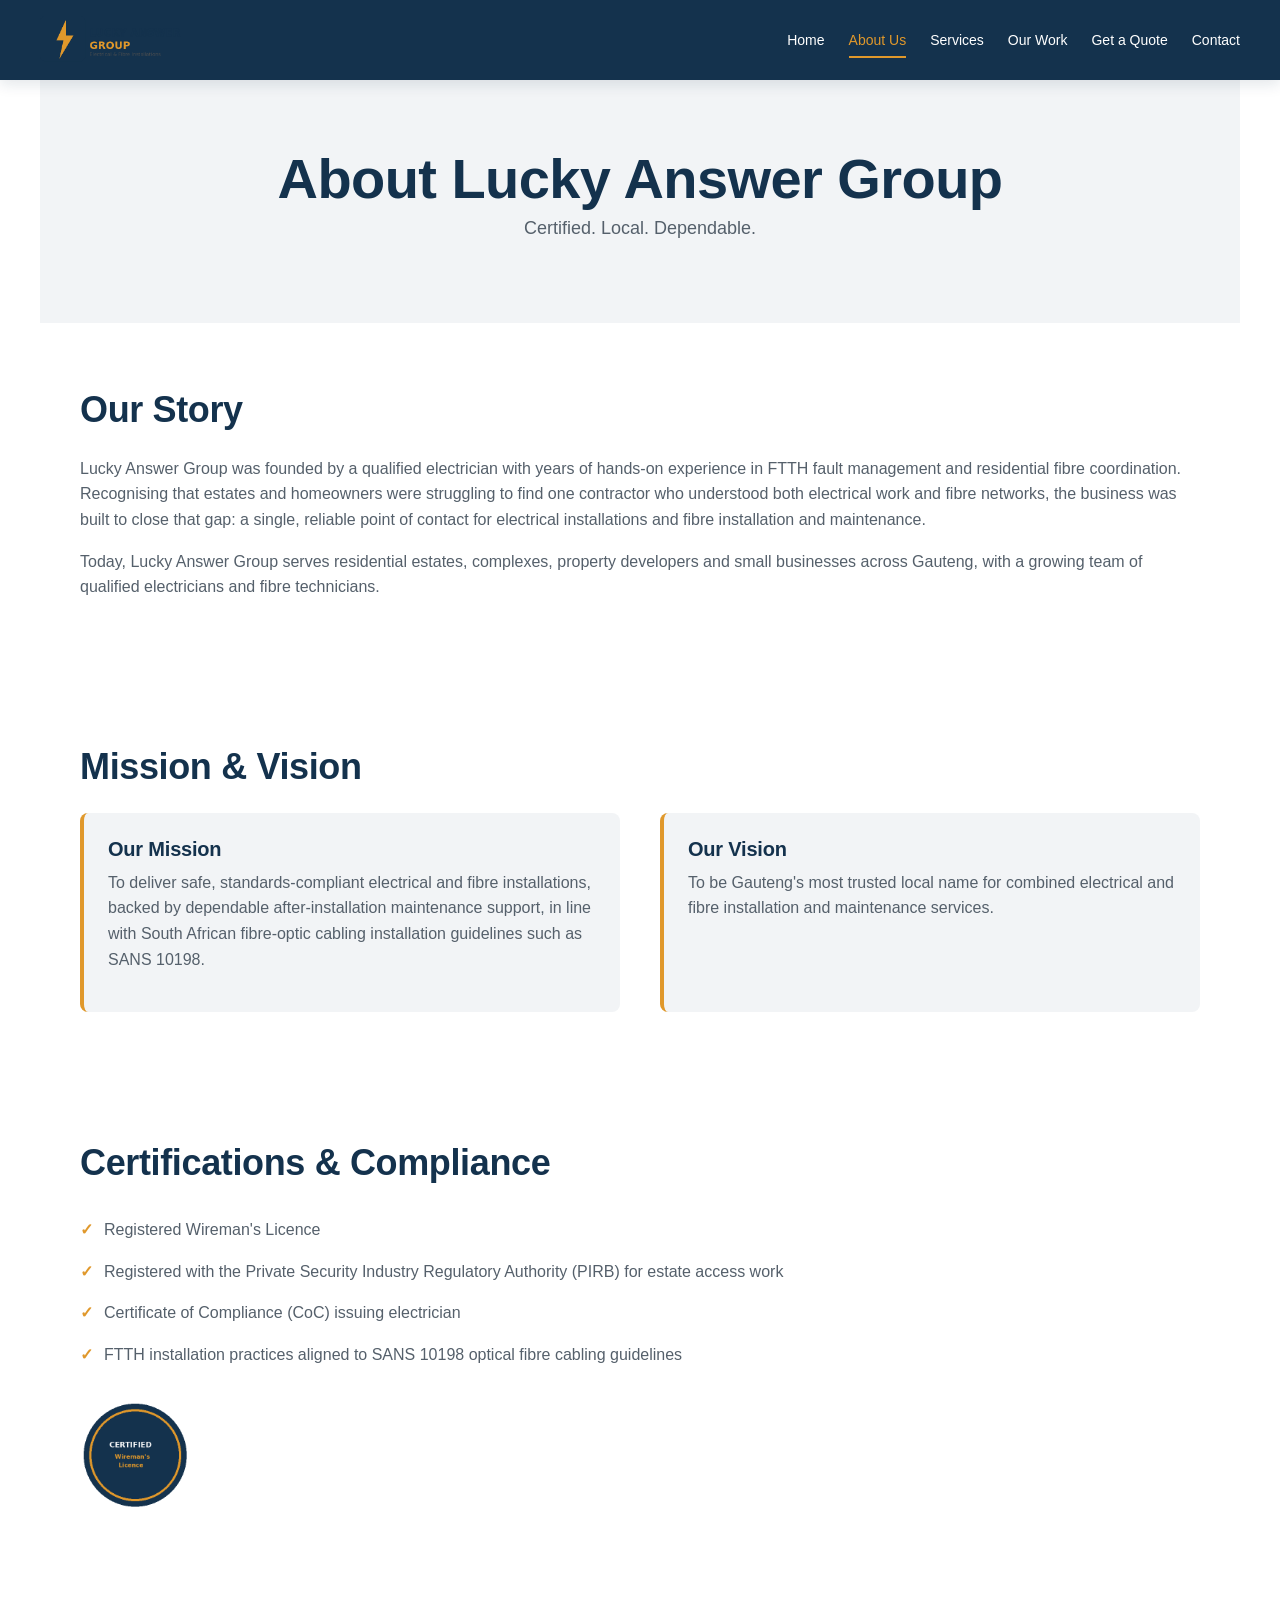
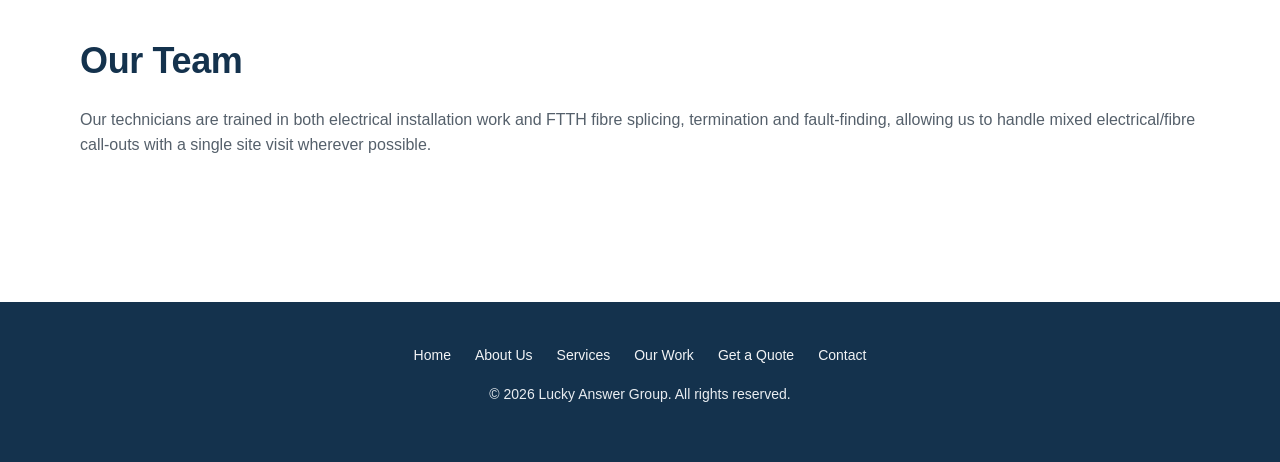
<file: about.html>
<!DOCTYPE html>
<html lang="en">
<head>
    <meta charset="UTF-8">
    <meta name="viewport" content="width=device-width, initial-scale=1.0">
    <title>About Us | Lucky Answer Group Electricians & Fibre Installers</title>
    <meta name="description" content="Meet Lucky Answer Group: a licensed Gauteng electrical and FTTH fibre company with registered electricians, CoC certification and a mission of reliable service.">
    <meta name="keywords" content="about Lucky Answer Group, registered electrician, wireman licence, FTTH technicians, Gauteng electrical company">
    <meta name="author" content="Lucky Answer Group">
    <meta name="robots" content="index, follow">
    <link rel="canonical" href="https://moelaemmah21.github.io/ST10528265-WEDEPOE/about.html">
    <meta property="og:type" content="website">
    <meta property="og:title" content="About Us | Lucky Answer Group Electricians & Fibre Installers">
    <meta property="og:description" content="Meet Lucky Answer Group: a licensed Gauteng electrical and FTTH fibre company with registered electricians, CoC certification and a mission of reliable service.">
    <meta property="og:url" content="https://moelaemmah21.github.io/ST10528265-WEDEPOE/about.html">
    <meta property="og:image" content="https://moelaemmah21.github.io/ST10528265-WEDEPOE/images/electrician-fibre-installer-hero-banner-1200.jpg">
    <meta name="theme-color" content="#14324d">
    <link rel="icon" type="image/png" href="images/favicon.png">
    <link rel="stylesheet" href="css/style.css">
    <link rel="stylesheet" href="css/part3.css">
</head>
<body data-page="about">

    <a href="#main-content" class="skip-link">Skip to main content</a>

    <header>
        <div class="branding">
            <img src="images/lucky-answer-group-logo.png" alt="Lucky Answer Group logo">
        </div>
        <input type="checkbox" id="nav-toggle" class="nav-toggle-checkbox">
        <label for="nav-toggle" class="nav-toggle-label" aria-label="Toggle navigation menu">
            <span class="hamburger"></span>
        </label>
        <nav aria-label="Main navigation" id="primary-nav">
            <ul>
                <li><a href="index.html">Home</a></li>
                <li><a href="about.html" aria-current="page">About Us</a></li>
                <li><a href="services.html">Services</a></li>
                <li><a href="index.html#portfolio">Our Work</a></li>
                <li><a href="enquiry.html">Get a Quote</a></li>
                <li><a href="contact.html">Contact</a></li>
            </ul>
        </nav>
    </header>

    <main id="main-content">
        <section class="page-header">
            <h1>About Lucky Answer Group</h1>
            <p>Certified. Local. Dependable.</p>
        </section>

        <section class="history">
            <h2>Our Story</h2>
            <p>
                Lucky Answer Group was founded by a qualified electrician with years of hands-on
                experience in FTTH fault management and residential fibre coordination. Recognising
                that estates and homeowners were struggling to find one contractor who understood
                both electrical work and fibre networks, the business was built to close that gap:
                a single, reliable point of contact for electrical installations and fibre
                installation and maintenance.
            </p>
            <p>
                Today, Lucky Answer Group serves residential estates, complexes, property developers
                and small businesses across Gauteng, with a growing team of qualified electricians
                and fibre technicians.
            </p>
        </section>

        <section class="mission-vision">
            <h2>Mission &amp; Vision</h2>
            <div class="mv-grid">
                <div>
                    <h3>Our Mission</h3>
                    <p>
                        To deliver safe, standards-compliant electrical and fibre installations,
                        backed by dependable after-installation maintenance support, in line with
                        South African fibre-optic cabling installation guidelines such as SANS 10198.
                    </p>
                </div>
                <div>
                    <h3>Our Vision</h3>
                    <p>
                        To be Gauteng's most trusted local name for combined electrical and fibre
                        installation and maintenance services.
                    </p>
                </div>
            </div>
        </section>

        <section class="certifications" id="certifications">
            <h2>Certifications &amp; Compliance</h2>
            <ul>
                <li>Registered Wireman's Licence</li>
                <li>Registered with the Private Security Industry Regulatory Authority (PIRB) for estate access work</li>
                <li>Certificate of Compliance (CoC) issuing electrician</li>
                <li>FTTH installation practices aligned to SANS 10198 optical fibre cabling guidelines</li>
            </ul>
            <img src="images/certified-wireman-licence-badge.png" alt="Certified Wireman's Licence badge">
        </section>

        <section class="team">
            <h2>Our Team</h2>
            <p>
                Our technicians are trained in both electrical installation work and FTTH fibre
                splicing, termination and fault-finding, allowing us to handle mixed electrical/fibre
                call-outs with a single site visit wherever possible.
            </p>
        </section>
    </main>

    <footer>
        <nav aria-label="Footer navigation">
            <ul>
                <li><a href="index.html">Home</a></li>
                <li><a href="about.html">About Us</a></li>
                <li><a href="services.html">Services</a></li>
                <li><a href="index.html#portfolio">Our Work</a></li>
                <li><a href="enquiry.html">Get a Quote</a></li>
                <li><a href="contact.html">Contact</a></li>
            </ul>
        </nav>
        <p>&copy; 2026 Lucky Answer Group. All rights reserved.</p>
    </footer>

    <script src="js/main.js" defer></script>
</body>
</html>
</file>
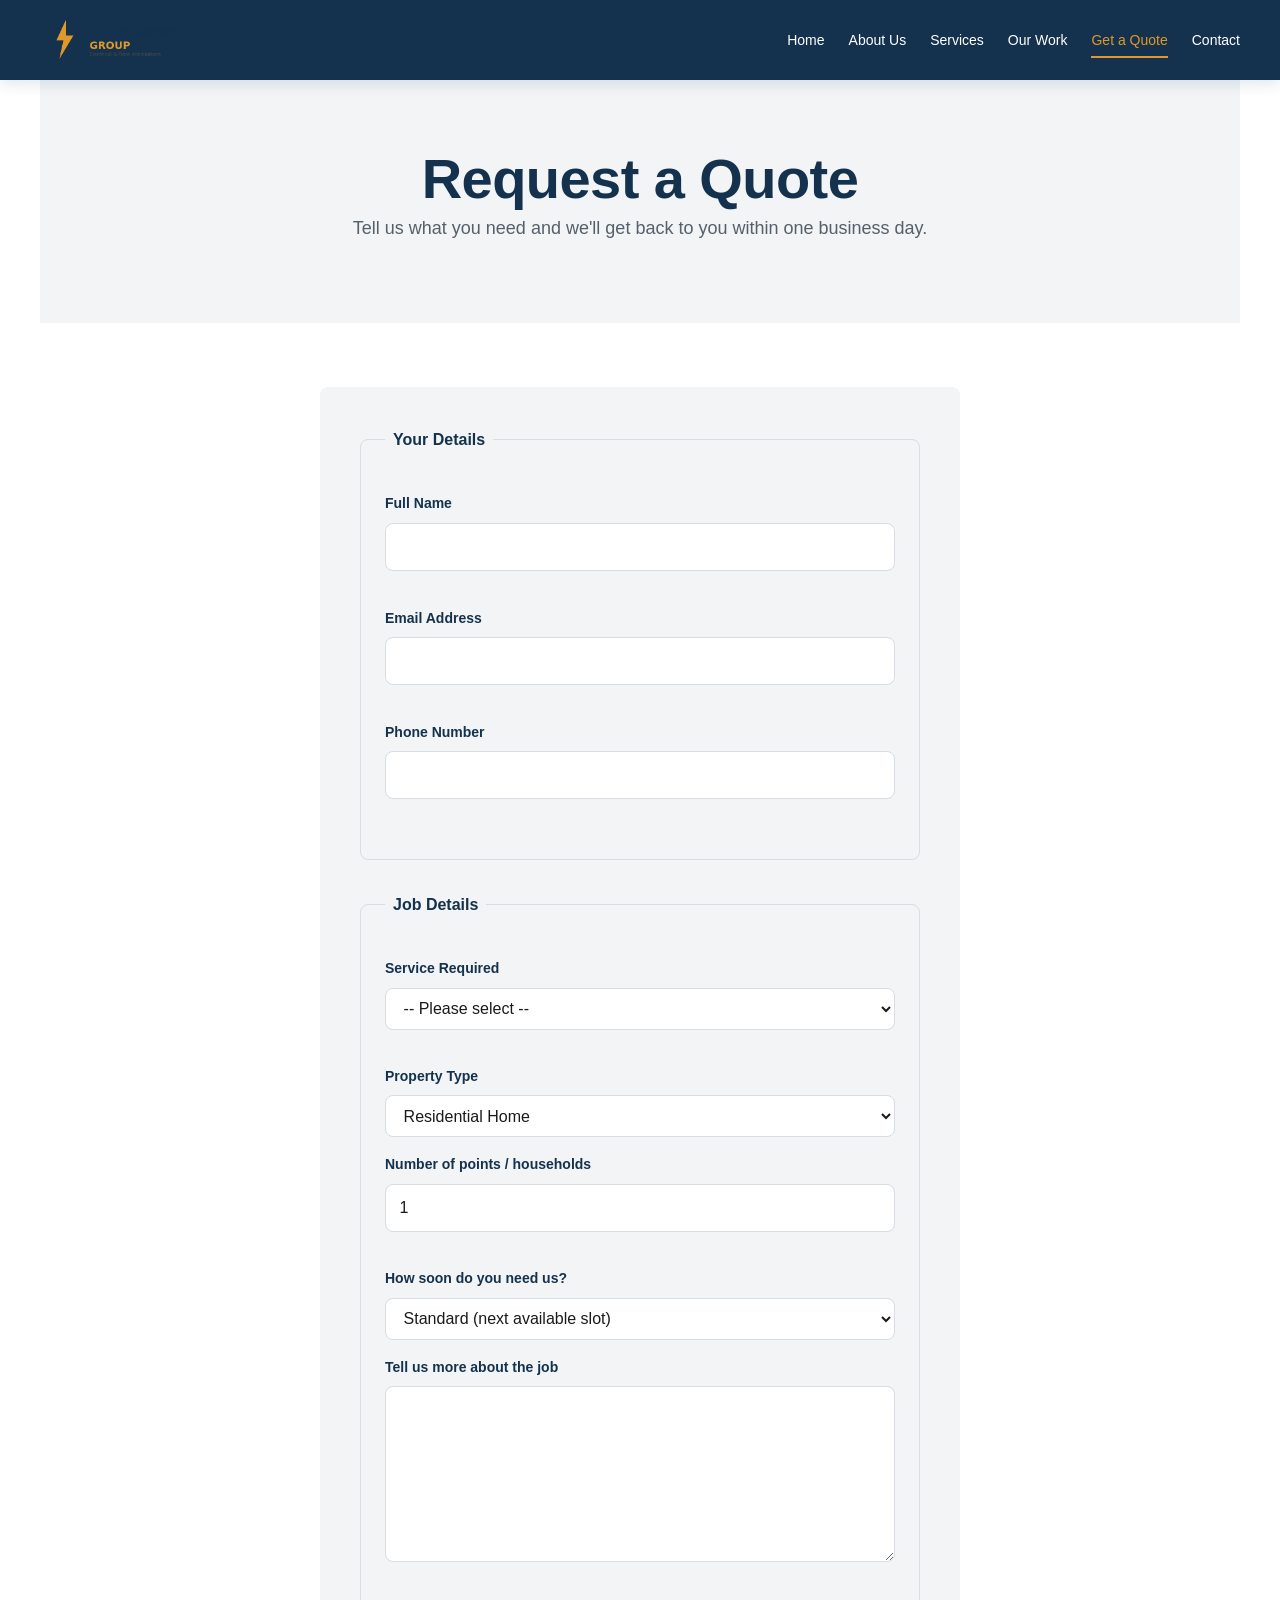
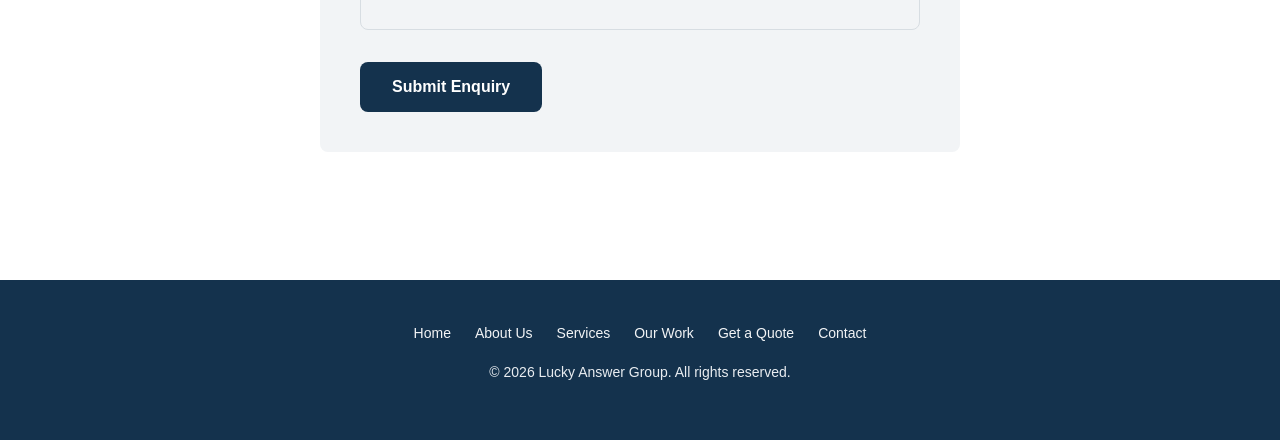
<file: enquiry.html>
<!DOCTYPE html>
<html lang="en">
<head>
    <meta charset="UTF-8">
    <meta name="viewport" content="width=device-width, initial-scale=1.0">
    <title>Get a Free Quote | Electrical & Fibre Installation | Lucky Answer Group</title>
    <meta name="description" content="Request an instant indicative quote and availability for electrical, FTTH fibre or maintenance work from Lucky Answer Group in Gauteng.">
    <meta name="keywords" content="free quote electrician, fibre installation quote, FTTH cost, electrical quote Pretoria, electrician Johannesburg">
    <meta name="author" content="Lucky Answer Group">
    <meta name="robots" content="index, follow">
    <link rel="canonical" href="https://moelaemmah21.github.io/ST10528265-WEDEPOE/enquiry.html">
    <meta property="og:type" content="website">
    <meta property="og:title" content="Get a Free Quote | Electrical & Fibre Installation | Lucky Answer Group">
    <meta property="og:description" content="Request an instant indicative quote and availability for electrical, FTTH fibre or maintenance work from Lucky Answer Group in Gauteng.">
    <meta property="og:url" content="https://moelaemmah21.github.io/ST10528265-WEDEPOE/enquiry.html">
    <meta property="og:image" content="https://moelaemmah21.github.io/ST10528265-WEDEPOE/images/electrician-fibre-installer-hero-banner-1200.jpg">
    <meta name="theme-color" content="#14324d">
    <link rel="icon" type="image/png" href="images/favicon.png">
    <link rel="stylesheet" href="css/style.css">
    <link rel="stylesheet" href="css/part3.css">
</head>
<body data-page="enquiry">

    <a href="#main-content" class="skip-link">Skip to main content</a>

    <header>
        <div class="branding">
            <img src="images/lucky-answer-group-logo.png" alt="Lucky Answer Group logo">
        </div>
        <input type="checkbox" id="nav-toggle" class="nav-toggle-checkbox">
        <label for="nav-toggle" class="nav-toggle-label" aria-label="Toggle navigation menu">
            <span class="hamburger"></span>
        </label>
        <nav aria-label="Main navigation" id="primary-nav">
            <ul>
                <li><a href="index.html">Home</a></li>
                <li><a href="about.html">About Us</a></li>
                <li><a href="services.html">Services</a></li>
                <li><a href="index.html#portfolio">Our Work</a></li>
                <li><a href="enquiry.html" aria-current="page">Get a Quote</a></li>
                <li><a href="contact.html">Contact</a></li>
            </ul>
        </nav>
    </header>

    <main id="main-content">
        <section class="page-header">
            <h1>Request a Quote</h1>
            <p>Tell us what you need and we'll get back to you within one business day.</p>
        </section>

        <section class="enquiry-form">
            <form id="enquiry-form" action="#" method="post" novalidate>
                <fieldset>
                    <legend>Your Details</legend>

                    <label for="full-name">Full Name</label>
                    <input type="text" id="full-name" name="full-name" required>

                    <label for="email">Email Address</label>
                    <input type="email" id="email" name="email" required>

                    <label for="phone">Phone Number</label>
                    <input type="tel" id="phone" name="phone" required>
                </fieldset>

                <fieldset>
                    <legend>Job Details</legend>

                    <label for="service-type">Service Required</label>
                    <select id="service-type" name="service-type" required>
                        <option value="">-- Please select --</option>
                        <option value="electrical">Electrical Installation / Fault-Finding</option>
                        <option value="ftth">FTTH Fibre Installation</option>
                        <option value="maintenance">Maintenance Contract</option>
                        <option value="other">Other / Not Sure</option>
                    </select>

                    <label for="property-type">Property Type</label>
                    <select id="property-type" name="property-type">
                        <option value="residential">Residential Home</option>
                        <option value="estate">Estate / Complex</option>
                        <option value="commercial">Commercial / Small Business</option>
                    </select>

                    <label for="quantity">Number of points / households</label>
                    <input type="number" id="quantity" name="quantity" min="1" max="500" value="1">

                    <label for="urgency">How soon do you need us?</label>
                    <select id="urgency" name="urgency">
                        <option value="standard">Standard (next available slot)</option>
                        <option value="urgent">Urgent (within 48 hours, +25%)</option>
                    </select>

                    <label for="message">Tell us more about the job</label>
                    <textarea id="message" name="message" rows="6"></textarea>
                </fieldset>

                <button type="submit">Submit Enquiry</button>
            </form>
            <div id="enquiry-response" class="form-response" role="status" aria-live="polite" hidden></div>
        </section>
    </main>

    <footer>
        <nav aria-label="Footer navigation">
            <ul>
                <li><a href="index.html">Home</a></li>
                <li><a href="about.html">About Us</a></li>
                <li><a href="services.html">Services</a></li>
                <li><a href="index.html#portfolio">Our Work</a></li>
                <li><a href="enquiry.html">Get a Quote</a></li>
                <li><a href="contact.html">Contact</a></li>
            </ul>
        </nav>
        <p>&copy; 2026 Lucky Answer Group. All rights reserved.</p>
    </footer>

    <script src="js/main.js" defer></script>
</body>
</html>
</file>
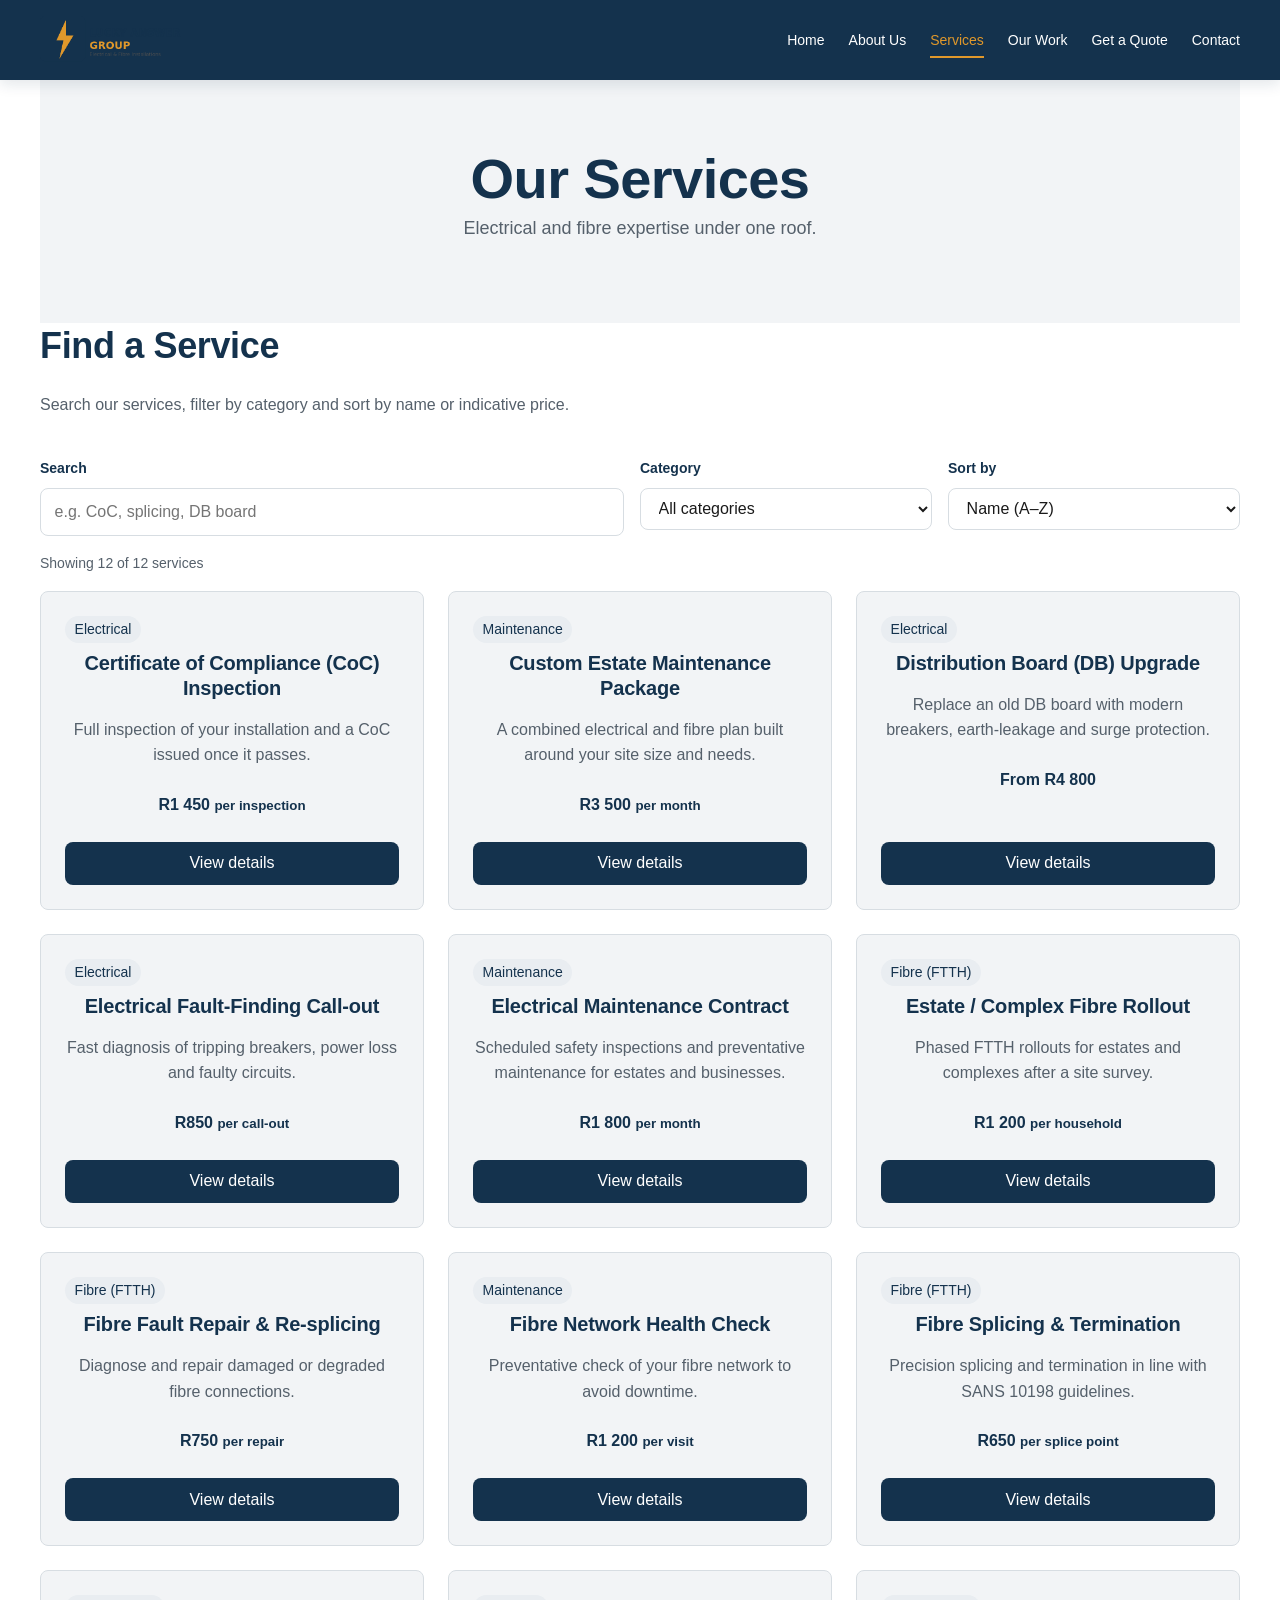
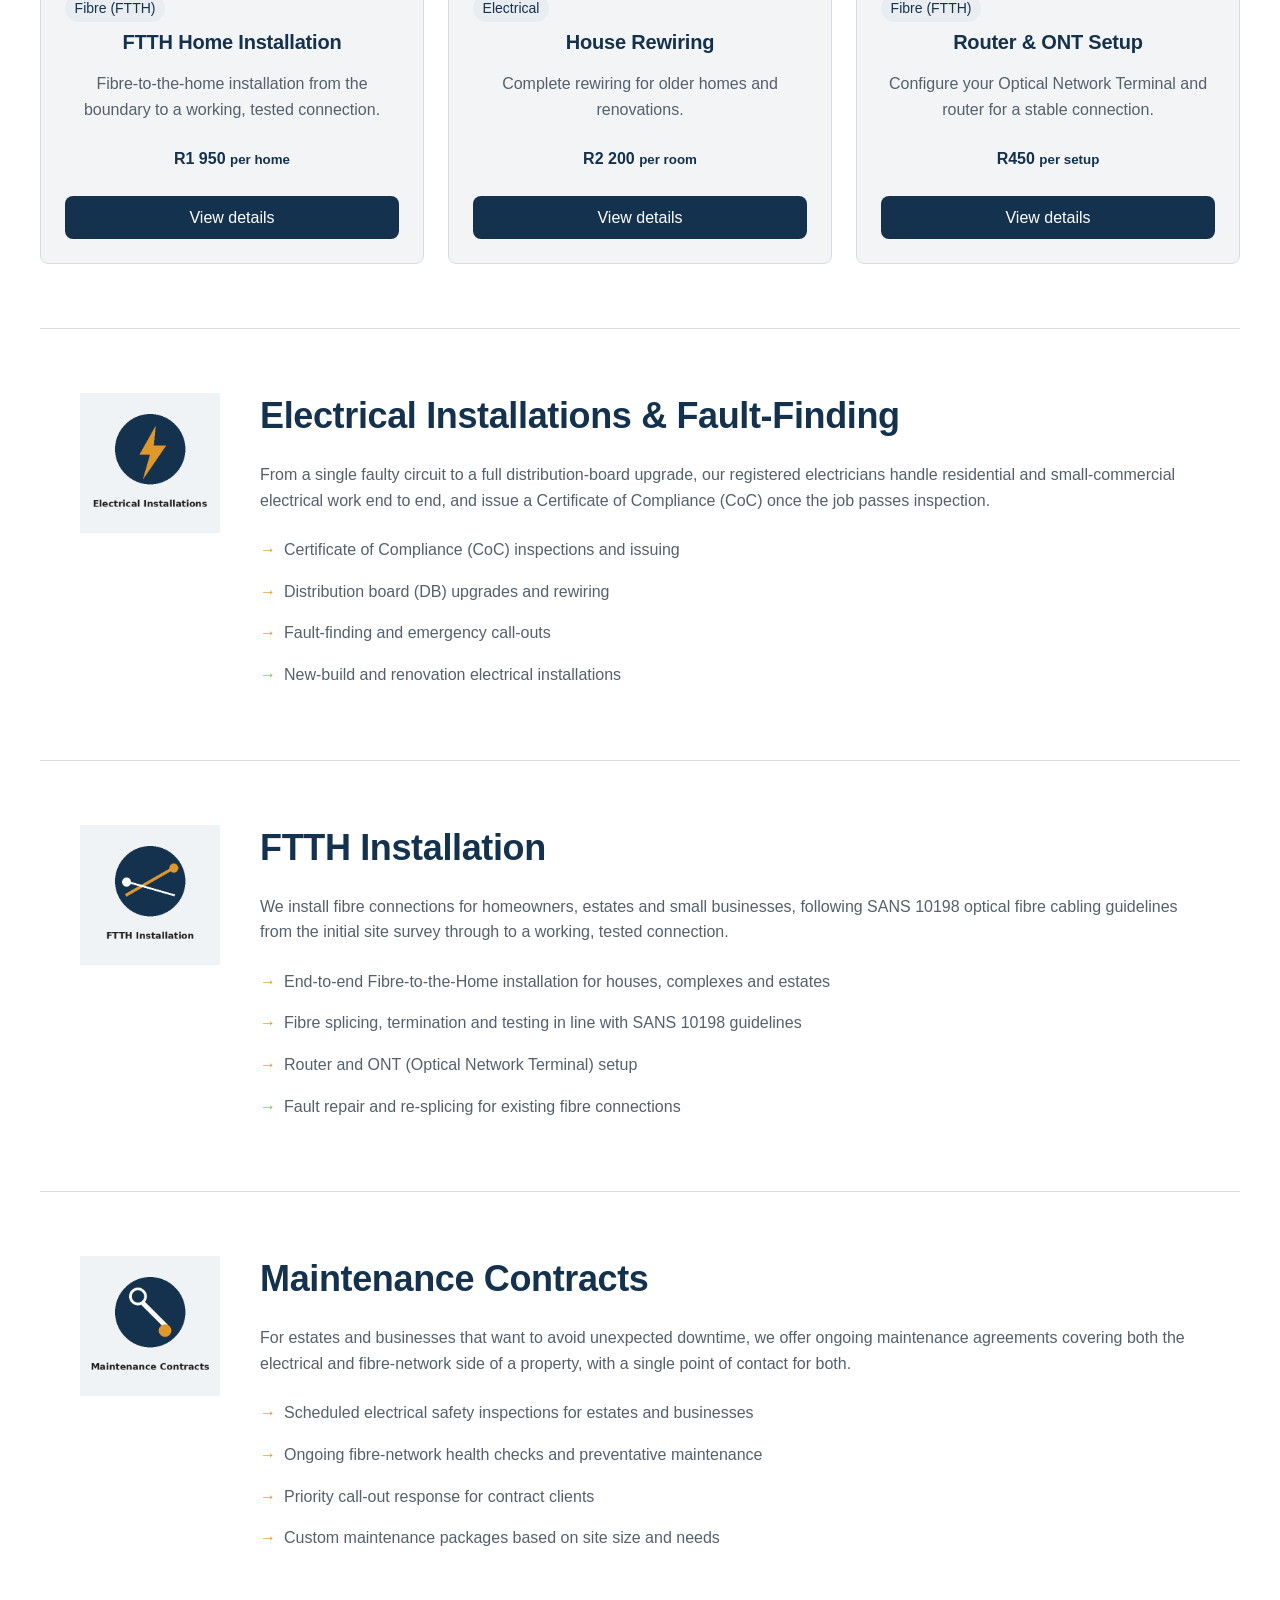
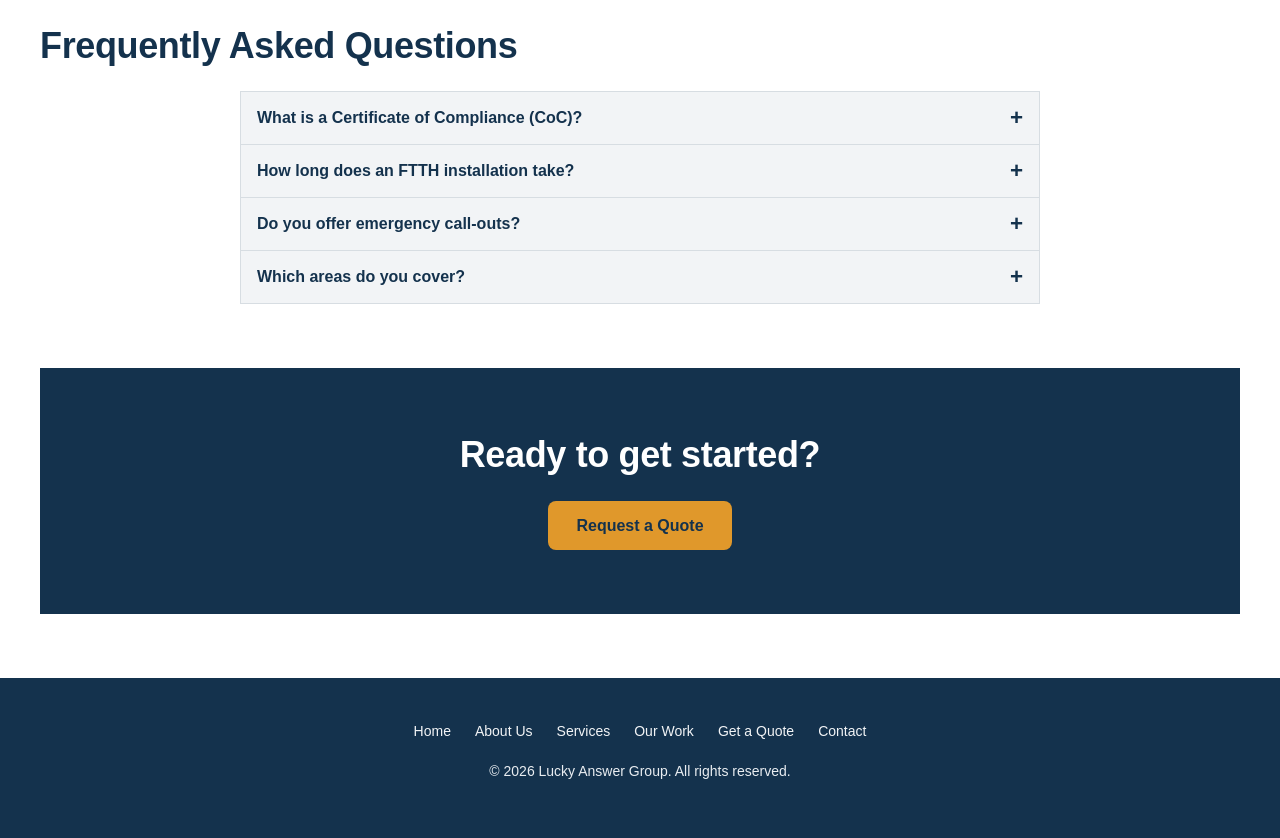
<file: services.html>
<!DOCTYPE html>
<html lang="en">
<head>
    <meta charset="UTF-8">
    <meta name="viewport" content="width=device-width, initial-scale=1.0">
    <title>Services & Pricing | Electrical, FTTH Fibre & Maintenance | Lucky Answer Group</title>
    <meta name="description" content="Search and filter our electrical, FTTH fibre and maintenance services with indicative prices. Serving Pretoria, Johannesburg and greater Gauteng.">
    <meta name="keywords" content="electrical services, CoC inspection, FTTH fibre installation, fibre splicing, maintenance contract, electrician prices Gauteng">
    <meta name="author" content="Lucky Answer Group">
    <meta name="robots" content="index, follow">
    <link rel="canonical" href="https://moelaemmah21.github.io/ST10528265-WEDEPOE/services.html">
    <meta property="og:type" content="website">
    <meta property="og:title" content="Services & Pricing | Electrical, FTTH Fibre & Maintenance | Lucky Answer Group">
    <meta property="og:description" content="Search and filter our electrical, FTTH fibre and maintenance services with indicative prices. Serving Pretoria, Johannesburg and greater Gauteng.">
    <meta property="og:url" content="https://moelaemmah21.github.io/ST10528265-WEDEPOE/services.html">
    <meta property="og:image" content="https://moelaemmah21.github.io/ST10528265-WEDEPOE/images/electrician-fibre-installer-hero-banner-1200.jpg">
    <meta name="theme-color" content="#14324d">
    <link rel="icon" type="image/png" href="images/favicon.png">
    <link rel="stylesheet" href="css/style.css">
    <link rel="stylesheet" href="css/part3.css">
</head>
<body data-page="services">

    <a href="#main-content" class="skip-link">Skip to main content</a>

    <header>
        <div class="branding">
            <img src="images/lucky-answer-group-logo.png" alt="Lucky Answer Group logo">
        </div>
        <input type="checkbox" id="nav-toggle" class="nav-toggle-checkbox">
        <label for="nav-toggle" class="nav-toggle-label" aria-label="Toggle navigation menu">
            <span class="hamburger"></span>
        </label>
        <nav aria-label="Main navigation" id="primary-nav">
            <ul>
                <li><a href="index.html">Home</a></li>
                <li><a href="about.html">About Us</a></li>
                <li><a href="services.html" aria-current="page">Services</a></li>
                <li><a href="index.html#portfolio">Our Work</a></li>
                <li><a href="enquiry.html">Get a Quote</a></li>
                <li><a href="contact.html">Contact</a></li>
            </ul>
        </nav>
    </header>

    <main id="main-content">
        <section class="page-header">
            <h1>Our Services</h1>
            <p>Electrical and fibre expertise under one roof.</p>
        </section>

        <section class="service-finder" id="finder">
            <h2>Find a Service</h2>
            <p>Search our services, filter by category and sort by name or indicative price.</p>
            <div class="finder-controls">
                <div>
                    <label for="svc-search">Search</label>
                    <input type="search" id="svc-search" placeholder="e.g. CoC, splicing, DB board">
                </div>
                <div>
                    <label for="svc-category">Category</label>
                    <select id="svc-category">
                        <option value="all">All categories</option>
                        <option value="electrical">Electrical</option>
                        <option value="fibre">Fibre (FTTH)</option>
                        <option value="maintenance">Maintenance</option>
                    </select>
                </div>
                <div>
                    <label for="svc-sort">Sort by</label>
                    <select id="svc-sort">
                        <option value="name">Name (A–Z)</option>
                        <option value="price-asc">Price (low to high)</option>
                        <option value="price-desc">Price (high to low)</option>
                    </select>
                </div>
            </div>
            <p id="svc-count" class="finder-count" aria-live="polite"></p>
            <div id="svc-list" class="card-grid">
                <noscript><p>Please enable JavaScript to use the service finder. Our full services are listed below.</p></noscript>
            </div>
        </section>

        <section class="service-detail" id="electrical">
            <img src="images/electrical-installation-icon.png" alt="Electrical installation icon">
            <div>
                <h2>Electrical Installations &amp; Fault-Finding</h2>
                <p>
                    From a single faulty circuit to a full distribution-board upgrade, our
                    registered electricians handle residential and small-commercial electrical
                    work end to end, and issue a Certificate of Compliance (CoC) once the job
                    passes inspection.
                </p>
                <ul>
                    <li>Certificate of Compliance (CoC) inspections and issuing</li>
                    <li>Distribution board (DB) upgrades and rewiring</li>
                    <li>Fault-finding and emergency call-outs</li>
                    <li>New-build and renovation electrical installations</li>
                </ul>
            </div>
        </section>

        <section class="service-detail" id="ftth">
            <img src="images/ftth-fibre-installation-icon.png" alt="Fibre installation icon">
            <div>
                <h2>FTTH Installation</h2>
                <p>
                    We install fibre connections for homeowners, estates and small businesses,
                    following SANS 10198 optical fibre cabling guidelines from the initial site
                    survey through to a working, tested connection.
                </p>
                <ul>
                    <li>End-to-end Fibre-to-the-Home installation for houses, complexes and estates</li>
                    <li>Fibre splicing, termination and testing in line with SANS 10198 guidelines</li>
                    <li>Router and ONT (Optical Network Terminal) setup</li>
                    <li>Fault repair and re-splicing for existing fibre connections</li>
                </ul>
            </div>
        </section>

        <section class="service-detail" id="maintenance">
            <img src="images/maintenance-contract-icon.png" alt="Maintenance icon">
            <div>
                <h2>Maintenance Contracts</h2>
                <p>
                    For estates and businesses that want to avoid unexpected downtime, we offer
                    ongoing maintenance agreements covering both the electrical and fibre-network
                    side of a property, with a single point of contact for both.
                </p>
                <ul>
                    <li>Scheduled electrical safety inspections for estates and businesses</li>
                    <li>Ongoing fibre-network health checks and preventative maintenance</li>
                    <li>Priority call-out response for contract clients</li>
                    <li>Custom maintenance packages based on site size and needs</li>
                </ul>
            </div>
        </section>

        <section class="faq" id="faq">
            <h2>Frequently Asked Questions</h2>
            <div class="accordion">
                <h3><button class="accordion-trigger" aria-expanded="false" aria-controls="faq-1" id="faq-btn-1">What is a Certificate of Compliance (CoC)?</button></h3>
                <div class="accordion-panel" id="faq-1" role="region" aria-labelledby="faq-btn-1" hidden>
                    <p>A CoC is a legal document confirming that a property's electrical installation meets South African safety requirements. It is needed when selling a property and after major electrical work.</p>
                </div>
                <h3><button class="accordion-trigger" aria-expanded="false" aria-controls="faq-2" id="faq-btn-2">How long does an FTTH installation take?</button></h3>
                <div class="accordion-panel" id="faq-2" role="region" aria-labelledby="faq-btn-2" hidden>
                    <p>A standard home installation usually takes half a day once the fibre network operator has activated the line. Estate rollouts are scheduled per phase after a site survey.</p>
                </div>
                <h3><button class="accordion-trigger" aria-expanded="false" aria-controls="faq-3" id="faq-btn-3">Do you offer emergency call-outs?</button></h3>
                <div class="accordion-panel" id="faq-3" role="region" aria-labelledby="faq-btn-3" hidden>
                    <p>Yes. Fault-finding call-outs are available across Gauteng, and maintenance-contract clients receive priority response.</p>
                </div>
                <h3><button class="accordion-trigger" aria-expanded="false" aria-controls="faq-4" id="faq-btn-4">Which areas do you cover?</button></h3>
                <div class="accordion-panel" id="faq-4" role="region" aria-labelledby="faq-btn-4" hidden>
                    <p>We operate from our Pretoria and Johannesburg branches and cover the greater Gauteng area. See the <a href="contact.html">contact page</a> for maps and directions.</p>
                </div>
            </div>
        </section>

        <section class="cta-band">
            <h2>Ready to get started?</h2>
            <a href="enquiry.html" class="cta-button">Request a Quote</a>
        </section>
    </main>

    <footer>
        <nav aria-label="Footer navigation">
            <ul>
                <li><a href="index.html">Home</a></li>
                <li><a href="about.html">About Us</a></li>
                <li><a href="services.html">Services</a></li>
                <li><a href="index.html#portfolio">Our Work</a></li>
                <li><a href="enquiry.html">Get a Quote</a></li>
                <li><a href="contact.html">Contact</a></li>
            </ul>
        </nav>
        <p>&copy; 2026 Lucky Answer Group. All rights reserved.</p>
    </footer>

    <script src="js/main.js" defer></script>
</body>
</html>
</file>
<file: css/style.css>
/* =====================================================================
   LUCKY ANSWER GROUP — style.css
   Part 2: CSS Styling and Responsive Design (WEDE5020 PoE)
   Author: Mamphaeng Emmah Moela

   Contents:
   1. CSS Reset / Base Styles
   2. CSS Custom Properties (colour scheme, spacing, fonts)
   3. Typography
   4. Layout (Header, Navigation, Footer)
   5. Components (Buttons, Cards, Forms, etc.)
   6. Page-Specific Sections
   7. Responsive Design (Media Queries / Breakpoints)
   ===================================================================== */

/* ---------------------------------------------------------------------
   1. CSS RESET
   A minimal reset so the site looks consistent across different
   browsers, rather than relying on each browser's own default styles.
   --------------------------------------------------------------------- */
*,
*::before,
*::after {
    box-sizing: border-box;
    margin: 0;
    padding: 0;
}

html {
    scroll-behavior: smooth;
}

img {
    max-width: 100%;
    height: auto;
    display: block;
}

ul {
    list-style: none;
}

a {
    text-decoration: none;
    color: inherit;
}

button,
input,
select,
textarea {
    font: inherit;
    color: inherit;
}

/* ---------------------------------------------------------------------
   2. CSS CUSTOM PROPERTIES
   Central place for the colour scheme, spacing scale and typography
   choices. Using variables here means every component below can
   reference the same values ("cascading" - change once, apply
   everywhere) instead of repeating raw hex codes and pixel values.
   --------------------------------------------------------------------- */
:root {
    /* Colour palette - navy/amber, matching the approved Website Project Proposal */
    --color-navy: #14324d;
    --color-navy-light: #1e4161;
    --color-amber: #e0982b;
    --color-amber-dark: #c47f1c;
    --color-white: #ffffff;
    --color-light: #f2f4f6;
    --color-light-alt: #e9edf1;
    --color-text: #1a1a1a;
    --color-text-muted: #55606b;
    --color-border: #d7dde2;

    /* Typography scale (rem-based for accessible, responsive scaling) */
    --font-heading: 'Poppins', 'Segoe UI', sans-serif;
    --font-body: 'Inter', 'Segoe UI', sans-serif;
    --fs-base: 1rem;
    --fs-sm: 0.875rem;
    --fs-lg: 1.125rem;
    --fs-h1: clamp(2rem, 4vw + 1rem, 3.5rem);
    --fs-h2: clamp(1.5rem, 2vw + 1rem, 2.25rem);
    --fs-h3: 1.25rem;
    --lh-base: 1.6;

    /* Spacing scale */
    --space-xs: 0.5rem;
    --space-sm: 1rem;
    --space-md: 1.5rem;
    --space-lg: 2.5rem;
    --space-xl: 4rem;

    /* Layout */
    --max-width: 1200px;
    --radius: 8px;
    --shadow: 0 4px 14px rgba(20, 50, 77, 0.12);
}

/* ---------------------------------------------------------------------
   3. TYPOGRAPHY
   --------------------------------------------------------------------- */
@import url('https://fonts.googleapis.com/css2?family=Poppins:wght@600;700&family=Inter:wght@400;500;600&display=swap');

body {
    font-family: var(--font-body);
    font-size: var(--fs-base);
    line-height: var(--lh-base);
    color: var(--color-text);
    background-color: var(--color-white);
}

h1, h2, h3, h4 {
    font-family: var(--font-heading);
    font-weight: 700;
    line-height: 1.25;
    letter-spacing: -0.01em;
    color: var(--color-navy);
}

h1 { font-size: var(--fs-h1); }
h2 { font-size: var(--fs-h2); margin-bottom: var(--space-md); }
h3 { font-size: var(--fs-h3); margin-bottom: var(--space-xs); }

p { margin-bottom: var(--space-sm); color: var(--color-text-muted); }

/* Accessibility helpers */
.sr-only {
    position: absolute;
    width: 1px; height: 1px;
    padding: 0; margin: -1px;
    overflow: hidden;
    clip: rect(0,0,0,0);
    white-space: nowrap; border: 0;
}

.skip-link {
    position: absolute;
    left: -999px;
    top: 0;
    background: var(--color-amber);
    color: var(--color-navy);
    padding: var(--space-xs) var(--space-sm);
    z-index: 100;
    font-weight: 600;
}
.skip-link:focus {
    left: var(--space-sm);
    top: var(--space-sm);
}

/* ---------------------------------------------------------------------
   4. LAYOUT — HEADER, NAVIGATION, FOOTER
   Flexbox is used here for one-dimensional alignment (logo left,
   nav right; footer items in a row).
   --------------------------------------------------------------------- */
header {
    display: flex;
    align-items: center;
    justify-content: space-between;
    padding: var(--space-sm) var(--space-lg);
    background-color: var(--color-navy);
    position: sticky;
    top: 0;
    z-index: 50;
    box-shadow: var(--shadow);
}

.branding img {
    height: 48px;
    width: auto;
}

nav ul {
    display: flex;
    gap: var(--space-md);
}

nav a {
    color: var(--color-white);
    font-weight: 500;
    font-size: var(--fs-sm);
    padding: var(--space-xs) 0;
    border-bottom: 2px solid transparent;
    transition: border-color 0.2s ease, color 0.2s ease;
}

/* Pseudo-classes: hover, focus and current-page state for nav links */
nav a:hover,
nav a:focus {
    color: var(--color-amber);
    border-bottom-color: var(--color-amber);
}

nav a[aria-current="page"] {
    color: var(--color-amber);
    border-bottom-color: var(--color-amber);
}

/* Mobile nav toggle - pure CSS (checkbox hack), no JavaScript required.
   Hidden on desktop; shown only inside the mobile breakpoint below. */
.nav-toggle-checkbox {
    display: none;
}

.nav-toggle-label {
    display: none;
    cursor: pointer;
    padding: var(--space-xs);
}

.hamburger,
.hamburger::before,
.hamburger::after {
    display: block;
    width: 26px;
    height: 3px;
    background: var(--color-white);
    border-radius: 2px;
    position: relative;
    transition: background 0.2s ease;
}
.hamburger::before,
.hamburger::after {
    content: "";
    position: absolute;
    left: 0;
}
.hamburger::before { top: -8px; }
.hamburger::after { top: 8px; }

.nav-toggle-label:hover .hamburger,
.nav-toggle-label:hover .hamburger::before,
.nav-toggle-label:hover .hamburger::after {
    background: var(--color-amber);
}

footer {
    background-color: var(--color-navy);
    color: var(--color-white);
    text-align: center;
    padding: var(--space-lg) var(--space-sm);
    margin-top: var(--space-xl);
}

footer nav ul {
    justify-content: center;
    flex-wrap: wrap;
    margin-bottom: var(--space-sm);
}

footer nav a {
    color: var(--color-light);
}
footer nav a:hover,
footer nav a:focus {
    color: var(--color-amber);
}

footer p {
    color: var(--color-light-alt);
    font-size: var(--fs-sm);
}

main {
    max-width: var(--max-width);
    margin: 0 auto;
}

/* ---------------------------------------------------------------------
   5. COMPONENTS
   --------------------------------------------------------------------- */

/* Buttons / Calls to action */
.cta-button {
    display: inline-block;
    background-color: var(--color-amber);
    color: var(--color-navy);
    font-weight: 600;
    padding: 0.75rem 1.75rem;
    border-radius: var(--radius);
    transition: background-color 0.2s ease, transform 0.15s ease;
}
.cta-button:hover,
.cta-button:focus {
    background-color: var(--color-amber-dark);
    transform: translateY(-2px);
}
.cta-button:active {
    transform: translateY(0);
}

/* Hero (uses CSS Grid to layer text over the banner image) */
.hero {
    display: grid;
    grid-template-areas: "stack";
}
.hero img,
.hero .hero-text {
    grid-area: stack;
}
.hero img {
    width: 100%;
    height: clamp(320px, 55vw, 560px);
    object-fit: cover;
}
.hero-text {
    align-self: center;
    padding: var(--space-lg);
    max-width: 640px;
    color: var(--color-white);
}
.hero-text h1 { color: var(--color-white); }
.hero-text h1 :is(span) { color: var(--color-amber); }
.hero-text p {
    color: var(--color-light);
    font-size: var(--fs-lg);
    margin-bottom: var(--space-md);
}

.intro,
.services-preview,
.cta-band,
.trust-strip,
.page-header,
.history,
.mission-vision,
.certifications,
.team,
.service-detail,
.locations,
.contact-form,
.enquiry-form {
    padding: var(--space-xl) var(--space-lg);
}

.page-header {
    background-color: var(--color-light);
    text-align: center;
}
.page-header p { color: var(--color-text-muted); font-size: var(--fs-lg); }

/* Card grid - CSS Grid for a responsive, evenly spaced multi-column layout */
.card-grid {
    display: grid;
    grid-template-columns: repeat(3, 1fr);
    gap: var(--space-md);
}

.card {
    background-color: var(--color-light);
    border: 1px solid var(--color-border);
    border-radius: var(--radius);
    padding: var(--space-md);
    text-align: center;
    transition: box-shadow 0.2s ease, transform 0.2s ease;
}
.card:hover {
    box-shadow: var(--shadow);
    transform: translateY(-4px);
}
.card img {
    width: 96px;
    margin: 0 auto var(--space-sm);
}
.card a {
    color: var(--color-navy);
    font-weight: 600;
    border-bottom: 2px solid var(--color-amber);
}
.card a:hover,
.card a:focus {
    color: var(--color-amber-dark);
}

.cta-band {
    background-color: var(--color-navy);
    color: var(--color-white);
    text-align: center;
}
.cta-band h2 { color: var(--color-white); }

/* Portfolio / recent work gallery */
.portfolio {
    text-align: center;
}
.portfolio > p {
    max-width: 640px;
    margin: 0 auto var(--space-md);
}
.portfolio-grid {
    display: grid;
    grid-template-columns: repeat(3, 1fr);
    gap: var(--space-md);
    text-align: left;
}
.portfolio-grid figure {
    margin: 0;
    background-color: var(--color-light);
    border-radius: var(--radius);
    overflow: hidden;
    border: 1px solid var(--color-border);
    transition: box-shadow 0.2s ease, transform 0.2s ease;
}
.portfolio-grid figure:hover {
    box-shadow: var(--shadow);
    transform: translateY(-4px);
}
.portfolio-grid img {
    width: 100%;
    height: 200px;
    object-fit: cover;
}
.portfolio-grid figcaption {
    padding: var(--space-sm);
    font-size: var(--fs-sm);
    color: var(--color-text-muted);
}

.trust-strip {
    display: flex;
    align-items: center;
    justify-content: center;
    gap: var(--space-md);
    text-align: left;
    background-color: var(--color-light-alt);
}
.trust-strip img { width: 80px; }
.trust-strip a {
    color: var(--color-navy);
    font-weight: 600;
    border-bottom: 2px solid var(--color-amber);
}

/* About page */
.mv-grid {
    display: grid;
    grid-template-columns: repeat(2, 1fr);
    gap: var(--space-lg);
}
.mv-grid > div {
    background-color: var(--color-light);
    padding: var(--space-md);
    border-radius: var(--radius);
    border-left: 4px solid var(--color-amber);
}

.certifications ul {
    margin: var(--space-sm) 0 var(--space-md);
}
.certifications li {
    padding: var(--space-xs) 0 var(--space-xs) var(--space-md);
    position: relative;
    color: var(--color-text-muted);
}
.certifications li::before {
    content: "✓";
    position: absolute;
    left: 0;
    color: var(--color-amber);
    font-weight: 700;
}
.certifications img { width: 110px; }

/* Services page */
.service-detail {
    display: grid;
    grid-template-columns: 140px 1fr;
    gap: var(--space-lg);
    align-items: start;
    border-top: 1px solid var(--color-border);
}
.service-detail:first-of-type { border-top: none; }
.service-detail ul { margin-top: var(--space-xs); }
.service-detail li {
    padding: var(--space-xs) 0 var(--space-xs) var(--space-md);
    position: relative;
    color: var(--color-text-muted);
}
.service-detail li::before {
    content: "→";
    position: absolute;
    left: 0;
    color: var(--color-amber);
}

/* Contact page */
.locations {
    display: grid;
    grid-template-columns: repeat(2, 1fr);
    gap: var(--space-lg);
}
.location {
    background-color: var(--color-light);
    border-radius: var(--radius);
    padding: var(--space-md);
}
.location address {
    font-style: normal;
    color: var(--color-text-muted);
    margin: var(--space-sm) 0;
    line-height: 1.9;
}
.location a {
    color: var(--color-navy);
    font-weight: 600;
}
.location a:hover,
.location a:focus { color: var(--color-amber-dark); }

.map-placeholder {
    background-color: var(--color-light-alt);
    border: 1px dashed var(--color-border);
    border-radius: var(--radius);
    height: 160px;
    display: flex;
    align-items: center;
    justify-content: center;
    color: var(--color-text-muted);
    font-size: var(--fs-sm);
}

/* Forms (enquiry + contact) */
form {
    max-width: 640px;
    margin: 0 auto;
    background-color: var(--color-light);
    padding: var(--space-lg);
    border-radius: var(--radius);
    display: flex;
    flex-direction: column;
    gap: var(--space-sm);
}

fieldset {
    border: 1px solid var(--color-border);
    border-radius: var(--radius);
    padding: var(--space-md);
    margin-bottom: var(--space-sm);
}

legend {
    font-family: var(--font-heading);
    font-weight: 600;
    color: var(--color-navy);
    padding: 0 var(--space-xs);
}

label {
    display: block;
    font-weight: 600;
    font-size: var(--fs-sm);
    margin-top: var(--space-sm);
    margin-bottom: var(--space-xs);
    color: var(--color-navy);
}

input,
select,
textarea {
    width: 100%;
    padding: 0.65rem 0.85rem;
    border: 1px solid var(--color-border);
    border-radius: var(--radius);
    background-color: var(--color-white);
    transition: border-color 0.2s ease, box-shadow 0.2s ease;
}

/* Pseudo-classes: focus state gives clear, accessible feedback */
input:focus,
select:focus,
textarea:focus {
    outline: none;
    border-color: var(--color-amber);
    box-shadow: 0 0 0 3px rgba(224, 152, 43, 0.25);
}

button[type="submit"] {
    align-self: flex-start;
    background-color: var(--color-navy);
    color: var(--color-white);
    font-weight: 600;
    padding: 0.75rem 2rem;
    border: none;
    border-radius: var(--radius);
    cursor: pointer;
    transition: background-color 0.2s ease, transform 0.15s ease;
}
button[type="submit"]:hover,
button[type="submit"]:focus {
    background-color: var(--color-navy-light);
}
button[type="submit"]:active {
    transform: translateY(1px);
}

/* =====================================================================
   7. RESPONSIVE DESIGN
   Breakpoints:
     - Desktop:  > 1024px  (default styles above)
     - Tablet:   ≤ 1024px
     - Mobile:   ≤ 600px
   ===================================================================== */

/* ---------- TABLET ---------- */
@media (max-width: 1024px) {
    .card-grid,
    .portfolio-grid {
        grid-template-columns: repeat(2, 1fr);
    }
    .mv-grid,
    .locations {
        grid-template-columns: 1fr;
    }
    .service-detail {
        grid-template-columns: 100px 1fr;
    }
}

/* ---------- MOBILE ---------- */
@media (max-width: 600px) {
    :root {
        --space-lg: 1.5rem;
        --space-xl: 2.5rem;
    }

    /* Typography adjustment: tighten body copy and loosen line-height
       slightly on small screens so paragraphs stay readable without
       excessive scrolling (headings already scale via clamp() above) */
    body {
        font-size: 0.9375rem;
        line-height: 1.7;
    }

    h2 { margin-bottom: var(--space-sm); }

    header { padding: var(--space-sm); }

    /* Show the hamburger toggle, hide the inline nav by default */
    .nav-toggle-label {
        display: block;
    }

    nav#primary-nav {
        position: absolute;
        top: 100%;
        left: 0;
        right: 0;
        background-color: var(--color-navy);
        max-height: 0;
        overflow: hidden;
        transition: max-height 0.3s ease;
    }
    nav#primary-nav ul {
        flex-direction: column;
        gap: 0;
        padding: var(--space-sm) var(--space-lg);
    }
    nav#primary-nav a {
        display: block;
        padding: var(--space-sm) 0;
        border-bottom: 1px solid rgba(255,255,255,0.1);
    }

    /* Checkbox-driven toggle: when checked, reveal the menu */
    .nav-toggle-checkbox:checked ~ nav#primary-nav {
        max-height: 400px;
    }

    .card-grid,
    .portfolio-grid {
        grid-template-columns: 1fr;
    }

    .service-detail {
        grid-template-columns: 1fr;
        text-align: left;
    }
    .service-detail img {
        width: 72px;
        margin-bottom: var(--space-sm);
    }

    .trust-strip {
        flex-direction: column;
        text-align: center;
    }

    form {
        padding: var(--space-md);
    }

    .hero-text {
        padding: var(--space-md);
    }
}
</file>
<file: css/part3.css>
/* =========================================================
   Lucky Answer Group — part3.css (Part 3 additions)
   Lightbox, accordion, modal, service finder, maps,
   form validation states, animations.
   ========================================================= */

/* ---------- Scroll-reveal animation ---------- */
.reveal { opacity: 0; transform: translateY(24px); transition: opacity 0.6s ease, transform 0.6s ease; }
.reveal.is-visible { opacity: 1; transform: none; }
@media (prefers-reduced-motion: reduce) {
    .reveal { opacity: 1; transform: none; transition: none; }
    * { animation: none !important; }
}

/* ---------- Back-to-top button (created with JS) ---------- */
.back-to-top {
    position: fixed; right: 1rem; bottom: 1rem; width: 44px; height: 44px;
    border: 0; border-radius: 50%; background: var(--color-amber); color: var(--color-navy);
    font-size: 1.25rem; font-weight: 700; cursor: pointer; box-shadow: var(--shadow);
    opacity: 0; visibility: hidden; transition: opacity 0.3s ease, transform 0.3s ease, background 0.2s;
    z-index: 900;
}
.back-to-top.show { opacity: 1; visibility: visible; }
.back-to-top:hover, .back-to-top:focus { background: var(--color-amber-dark); transform: translateY(-3px); }

/* ---------- Gallery + lightbox ---------- */
.portfolio-grid img { cursor: zoom-in; }
.gallery-hint { text-align: center; color: var(--color-text-muted); font-size: var(--fs-sm); margin-top: var(--space-sm); }
.lightbox {
    position: fixed; inset: 0; background: rgba(10, 20, 30, 0.92); display: flex;
    flex-direction: column; align-items: center; justify-content: center; padding: 1rem;
    z-index: 2000; opacity: 0; visibility: hidden; transition: opacity 0.25s ease;
}
.lightbox.open { opacity: 1; visibility: visible; }
.lightbox img { max-width: min(92vw, 1000px); max-height: 75vh; border-radius: var(--radius); box-shadow: 0 10px 40px rgba(0,0,0,0.5); transform: scale(0.96); transition: transform 0.25s ease; }
.lightbox.open img { transform: scale(1); }
.lightbox-caption { color: #fff; margin-top: 0.75rem; text-align: center; max-width: 90vw; }
.lightbox-counter { color: #cfd8e0; font-size: var(--fs-sm); }
.lightbox button {
    position: absolute; background: rgba(255,255,255,0.15); color: #fff; border: 0;
    width: 48px; height: 48px; border-radius: 50%; font-size: 1.5rem; cursor: pointer; transition: background 0.2s;
}
.lightbox button:hover, .lightbox button:focus { background: var(--color-amber); color: var(--color-navy); }
.lightbox-close { top: 1rem; right: 1rem; }
.lightbox-prev { left: 1rem; top: 50%; }
.lightbox-next { right: 1rem; top: 50%; }

/* ---------- Maps ---------- */
.map { height: 260px; border-radius: var(--radius); border: 1px solid var(--color-border); margin-top: var(--space-sm); z-index: 1; }

/* ---------- Service finder ---------- */
.service-finder { margin-bottom: var(--space-xl); }
.finder-controls { display: grid; grid-template-columns: 2fr 1fr 1fr; gap: var(--space-sm); margin: var(--space-md) 0 var(--space-sm); }
.finder-count { color: var(--color-text-muted); font-size: var(--fs-sm); margin-bottom: var(--space-sm); }
.svc-card { display: flex; flex-direction: column; gap: var(--space-xs); animation: fadeUp 0.4s ease both; }
.svc-card .tag { align-self: flex-start; background: var(--color-light-alt); color: var(--color-navy); font-size: var(--fs-sm); padding: 0.15rem 0.6rem; border-radius: 999px; }
.svc-card .price { font-weight: 700; color: var(--color-navy); }
.svc-card button, .btn-secondary {
    margin-top: auto; background: var(--color-navy); color: #fff; border: 0; border-radius: var(--radius);
    padding: 0.55rem 1rem; cursor: pointer; transition: background 0.2s ease, transform 0.2s ease;
}
.svc-card button:hover, .svc-card button:focus { background: var(--color-amber-dark); transform: translateY(-2px); }
.no-results { grid-column: 1 / -1; text-align: center; padding: var(--space-lg); background: var(--color-light); border-radius: var(--radius); }
@keyframes fadeUp { from { opacity: 0; transform: translateY(12px); } to { opacity: 1; transform: none; } }
@media (max-width: 600px) { .finder-controls { grid-template-columns: 1fr; } }

/* ---------- Modal ---------- */
.modal-backdrop { position: fixed; inset: 0; background: rgba(10,20,30,0.7); display: flex; align-items: center; justify-content: center; padding: 1rem; z-index: 1900; opacity: 0; visibility: hidden; transition: opacity 0.25s ease; }
.modal-backdrop.open { opacity: 1; visibility: visible; }
.modal { background: #fff; border-radius: var(--radius); max-width: 520px; width: 100%; padding: var(--space-lg); position: relative; transform: translateY(20px); transition: transform 0.25s ease; }
.modal-backdrop.open .modal { transform: none; }
.modal-close { position: absolute; top: 0.5rem; right: 0.75rem; background: none; border: 0; font-size: 1.75rem; cursor: pointer; color: var(--color-navy); }
.modal ul { margin: var(--space-sm) 0 var(--space-md) 1.25rem; }

/* ---------- Accordion (FAQ) ---------- */
.faq { margin-bottom: var(--space-xl); }
.accordion { max-width: 800px; margin: var(--space-md) auto 0; }
.accordion h3 { margin: 0; font-size: var(--fs-base); }
.accordion-trigger {
    width: 100%; text-align: left; background: var(--color-light); border: 1px solid var(--color-border);
    padding: 1rem 3rem 1rem 1rem; font: inherit; font-weight: 600; color: var(--color-navy); cursor: pointer; position: relative;
    margin-top: -1px; transition: background 0.2s ease;
}
.accordion-trigger::after { content: "+"; position: absolute; right: 1rem; top: 50%; transform: translateY(-50%); font-size: 1.4rem; transition: transform 0.25s ease; }
.accordion-trigger[aria-expanded="true"] { background: var(--color-light-alt); }
.accordion-trigger[aria-expanded="true"]::after { content: "–"; }
.accordion-trigger:hover, .accordion-trigger:focus { background: var(--color-light-alt); }
.accordion-panel { padding: 1rem; border: 1px solid var(--color-border); border-top: 0; background: #fff; animation: fadeUp 0.3s ease; }

/* ---------- Form validation states ---------- */
input.invalid, select.invalid, textarea.invalid { border-color: #b3261e; box-shadow: 0 0 0 2px rgba(179,38,30,0.15); }
input.valid, select.valid, textarea.valid { border-color: #2e7d32; }
.error-msg { color: #b3261e; font-size: var(--fs-sm); margin-top: 0.25rem; min-height: 1.1em; }
.form-response { max-width: 640px; margin: var(--space-md) auto 0; padding: var(--space-md); border-radius: var(--radius); background: #e8f5e9; border: 1px solid #2e7d32; animation: fadeUp 0.4s ease; }
.form-response.loading { background: var(--color-light); border-color: var(--color-border); }
.form-response h2 { font-size: var(--fs-h3); margin-bottom: var(--space-xs); }
.form-response dl { display: grid; grid-template-columns: max-content 1fr; gap: 0.25rem 1rem; margin: var(--space-sm) 0; }
.form-response dt { font-weight: 600; }
.form-response pre { white-space: pre-wrap; background: #fff; padding: var(--space-sm); border-radius: var(--radius); font-size: var(--fs-sm); }
.form-response .note { font-size: var(--fs-sm); color: var(--color-text-muted); }
button[disabled] { opacity: 0.6; cursor: wait; }

/* ---------- Gallery: 4 columns on wide screens (8 photos = 2 even rows) ---------- */
@media (min-width: 1025px) { .portfolio-grid { grid-template-columns: repeat(4, 1fr); } }
.portfolio-grid img { object-position: center; }
</file>
